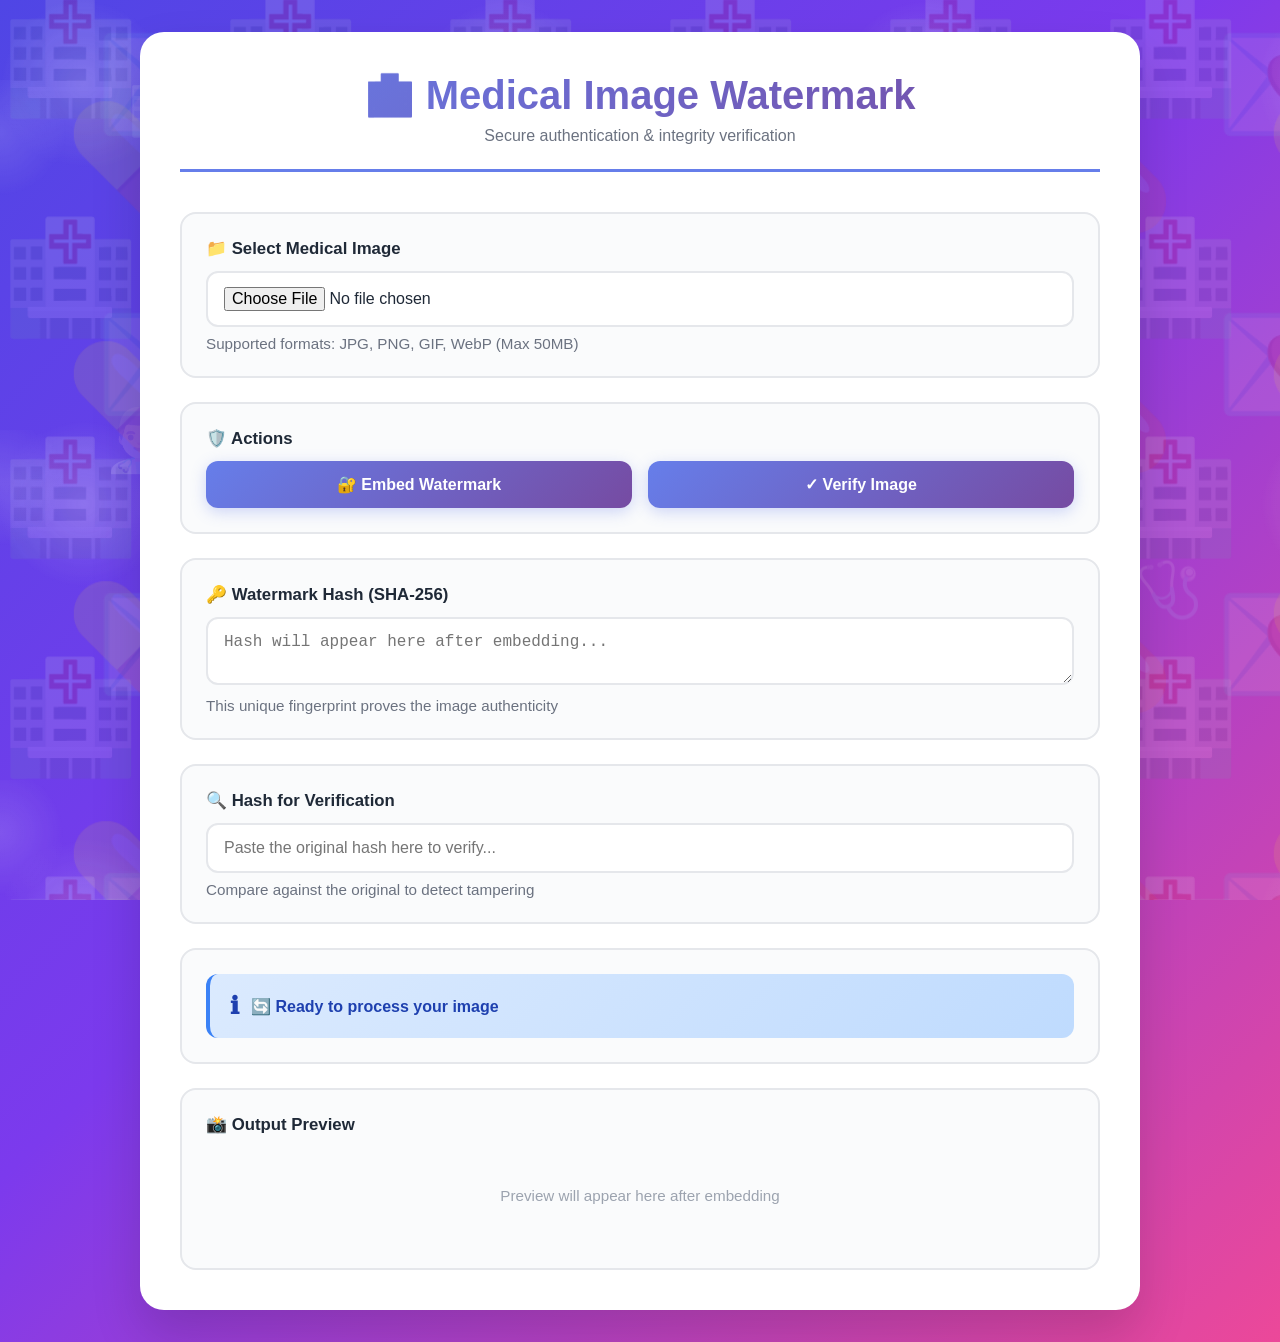
<file: frontend/index.html>
<!DOCTYPE html>
<html lang="en">
<head>
  <meta charset="UTF-8" />
  <meta name="viewport" content="width=device-width, initial-scale=1.0" />
  <title>Medical Image Watermark Demo</title>
  <style>
    * { margin: 0; padding: 0; box-sizing: border-box; }
    
    body { 
      font-family: 'Segoe UI', Tahoma, Geneva, Verdana, sans-serif; 
      background: linear-gradient(135deg, #4f46e5 0%, #7c3aed 45%, #ec4899 100%);
      color: #1f2937; 
      padding: 32px 24px;
      min-height: 100vh;
      position: relative;
      overflow-x: hidden;
    }
    
    /* Animated medical background layer */
    body::before {
      content: "";
      position: fixed;
      top: 0;
      left: 0;
      width: 100%;
      height: 100%;
      background-image:
        radial-gradient(circle at 20% 20%, rgba(255,255,255,0.18), transparent 18%),
        radial-gradient(circle at 80% 15%, rgba(255,255,255,0.14), transparent 16%),
        radial-gradient(circle at 50% 80%, rgba(255,255,255,0.1), transparent 20%),
        url("data:image/svg+xml,%3Csvg xmlns='http://www.w3.org/2000/svg' viewBox='0 0 100 100'%3E%3Ctext x='50' y='50' font-size='50' text-anchor='middle' dominant-baseline='middle' fill='rgba(255,255,255,0.15)'%3E%F0%9F%8F%A5%3C/text%3E%3C/svg%3E"),
        url("data:image/svg+xml,%3Csvg xmlns='http://www.w3.org/2000/svg' viewBox='0 0 100 100'%3E%3Ctext x='50' y='50' font-size='50' text-anchor='middle' dominant-baseline='middle' fill='rgba(255,255,255,0.12)'%3E%F0%9F%92%8A%3C/text%3E%3C/svg%3E"),
        url("data:image/svg+xml,%3Csvg xmlns='http://www.w3.org/2000/svg' viewBox='0 0 100 100'%3E%3Ctext x='50' y='50' font-size='50' text-anchor='middle' dominant-baseline='middle' fill='rgba(255,255,255,0.12)'%3E%F0%9F%92%8C%3C/text%3E%3C/svg%3E");
      background-size: 420px 420px, 350px 350px, 300px 300px, 220px 220px, 240px 240px, 280px 280px;
      background-position: 0 0, 70px 80px, 40px 260px, 180px 180px, 260px 60px, 320px 240px;
      background-repeat: repeat;
      animation: driftBackground 35s linear infinite;
      z-index: 0;
      opacity: 0.9;
      filter: blur(0.3px);
    }
    
    @keyframes driftBackground {
      0% { transform: translate(0, 0); }
      50% { transform: translate(-50px, -40px); }
      100% { transform: translate(0, 0); }
    }
    
    
    /* Floating particles */
    .bg-particle {
      position: fixed;
      opacity: 0.14;
      pointer-events: none;
      z-index: 0;
      animation: float 8s ease-in-out infinite;
      mix-blend-mode: screen;
      user-select: none;
    }
    
    @keyframes float {
      0%, 100% {
        transform: translate(0, 0) rotate(0deg);
      }
      25% {
        transform: translate(20px, -18px) rotate(25deg);
      }
      50% {
        transform: translate(-12px, -36px) rotate(-12deg);
      }
      75% {
        transform: translate(10px, -18px) rotate(18deg);
      }
    }
    
    .bg-particle:nth-child(1) { top: 8%; left: 10%; animation-delay: 0s; font-size: 3.6rem; }
    .bg-particle:nth-child(2) { top: 18%; right: 12%; animation-delay: 1s; font-size: 2.8rem; }
    .bg-particle:nth-child(3) { top: 45%; left: 8%; animation-delay: 2s; font-size: 3.8rem; }
    .bg-particle:nth-child(4) { bottom: 14%; right: 10%; animation-delay: 3s; font-size: 3.2rem; }
    .bg-particle:nth-child(5) { top: 62%; right: 6%; animation-delay: 1.7s; font-size: 3.4rem; }
    .bg-particle:nth-child(6) { bottom: 28%; left: 14%; animation-delay: 2.4s; font-size: 2.9rem; }
    .bg-particle:nth-child(7) { top: 34%; left: 52%; animation-delay: 0.5s; font-size: 3.3rem; }
    .bg-particle:nth-child(8) { bottom: 22%; right: 48%; animation-delay: 3.3s; font-size: 3rem; }
    
    .container { 
      max-width: 1000px; 
      margin: 0 auto; 
      background: #ffffff; 
      border-radius: 24px; 
      box-shadow: 0 25px 50px rgba(0, 0, 0, 0.15);
      padding: 40px;
      overflow: hidden;
      position: relative;
      z-index: 1;
    }
    
    .header {
      text-align: center;
      margin-bottom: 40px;
      border-bottom: 3px solid #667eea;
      padding-bottom: 24px;
    }
    
    h1 { 
      font-size: 2.5rem;
      font-weight: 700;
      background: linear-gradient(135deg, #667eea 0%, #764ba2 100%);
      -webkit-background-clip: text;
      -webkit-text-fill-color: transparent;
      background-clip: text;
      margin-bottom: 8px;
    }
    
    .subtitle {
      color: #6b7280;
      font-size: 1rem;
    }
    
    .grid { display: grid; gap: 24px; }
    
    .card { 
      padding: 24px; 
      border: 2px solid #e5e7eb;
      border-radius: 16px; 
      background: #fafbfc;
      transition: all 0.3s ease;
    }
    
    .card:hover {
      border-color: #667eea;
      box-shadow: 0 10px 25px rgba(102, 126, 234, 0.1);
    }
    
    .card.success {
      background: #f0fdf4;
      border-color: #22c55e;
    }
    
    .card.error {
      background: #fef2f2;
      border-color: #ef4444;
    }
    
    button { 
      background: linear-gradient(135deg, #667eea 0%, #764ba2 100%);
      color: white; 
      border: none; 
      border-radius: 12px; 
      padding: 14px 28px; 
      cursor: pointer; 
      font-size: 1rem;
      font-weight: 600;
      transition: all 0.3s ease;
      box-shadow: 0 4px 15px rgba(102, 126, 234, 0.3);
    }
    
    button:hover { 
      transform: translateY(-2px);
      box-shadow: 0 8px 25px rgba(102, 126, 234, 0.4);
    }
    
    button:active {
      transform: translateY(0);
    }
    
    label { 
      display: block; 
      margin-bottom: 12px; 
      font-weight: 700;
      color: #1f2937;
      font-size: 1.05rem;
    }
    
    input[type=file], input[type=text], textarea { 
      width: 100%; 
      padding: 14px 16px; 
      border: 2px solid #e5e7eb; 
      border-radius: 12px; 
      background: #ffffff;
      font-size: 1rem;
      transition: border-color 0.3s ease;
    }
    
    input[type=file]:focus, input[type=text]:focus, textarea:focus {
      outline: none;
      border-color: #667eea;
      box-shadow: 0 0 0 3px rgba(102, 126, 234, 0.1);
    }
    
    textarea {
      font-family: 'Courier New', monospace;
      resize: vertical;
    }
    
    .file-input-label {
      display: inline-block;
      padding: 12px 24px;
      background: #f3f4f6;
      border-radius: 12px;
      cursor: pointer;
      transition: all 0.3s ease;
      border: 2px solid #e5e7eb;
      font-weight: 600;
    }
    
    .file-input-label:hover {
      background: #e5e7eb;
      border-color: #667eea;
    }
    
    #preview { 
      max-width: 100%; 
      border-radius: 16px; 
      margin-top: 16px; 
      border: 2px solid #e5e7eb;
      box-shadow: 0 10px 30px rgba(0, 0, 0, 0.1);
      transition: transform 0.3s ease;
    }
    
    #preview:hover {
      transform: scale(1.02);
    }
    
    .status { 
      padding: 18px 20px; 
      border-radius: 12px; 
      background: linear-gradient(135deg, #dbeafe 0%, #bfdbfe 100%);
      color: #1e40af;
      font-weight: 600;
      display: flex;
      align-items: center;
      gap: 12px;
      border-left: 4px solid #3b82f6;
      animation: slideIn 0.3s ease;
    }
    
    .status::before {
      content: "ℹ";
      font-size: 1.5rem;
    }
    
    .status.tampered { 
      background: linear-gradient(135deg, #fee2e2 0%, #fecaca 100%);
      color: #991b1b;
      border-left-color: #dc2626;
    }
    
    .status.tampered::before {
      content: "⚠";
    }
    
    .status.success {
      background: linear-gradient(135deg, #dcfce7 0%, #bbf7d0 100%);
      color: #15803d;
      border-left-color: #22c55e;
    }
    
    .status.success::before {
      content: "✓";
    }
    
    @keyframes slideIn {
      from {
        opacity: 0;
        transform: translateY(-10px);
      }
      to {
        opacity: 1;
        transform: translateY(0);
      }
    }
    
    .small { 
      font-size: 0.95rem; 
      color: #6b7280;
      margin-top: 8px;
    }
    
    .inline { 
      display: grid; 
      grid-template-columns: 1fr 1fr; 
      gap: 16px;
    }
    
    .upload-info {
      display: inline-block;
      margin-left: 12px;
      padding: 4px 12px;
      background: #dbeafe;
      color: #1e40af;
      border-radius: 8px;
      font-weight: 600;
      font-size: 0.9rem;
    }
    
    @media (max-width: 600px) {
      .container {
        padding: 24px;
      }
      
      h1 {
        font-size: 1.8rem;
      }
      
      .inline {
        grid-template-columns: 1fr;
      }
    }
  </style>
</head>
<body>
  <!-- Floating medical particles -->
  <div class="bg-particle">🏥</div>
  <div class="bg-particle">💊</div>
  <div class="bg-particle">👨‍⚕️</div>
  <div class="bg-particle">⚕️</div>
  <div class="bg-particle">🩺</div>
  <div class="bg-particle">💉</div>
  <div class="bg-particle">👩‍⚕️</div>
  <div class="bg-particle">❤️</div>
  
  <div class="container">
    <div class="header">
      <h1>🏥 Medical Image Watermark</h1>
      <p class="subtitle">Secure authentication & integrity verification</p>
    </div>

    <div class="grid">
      <div class="card">
        <label for="imageFile">📁 Select Medical Image</label>
        <input id="imageFile" type="file" accept="image/*" />
        <p class="small">Supported formats: JPG, PNG, GIF, WebP (Max 50MB)</p>
      </div>

      <div class="card">
        <label>🛡️ Actions</label>
        <div class="inline">
          <button id="embedBtn">
            🔐 Embed Watermark
          </button>
          <button id="verifyBtn">
            ✓ Verify Image
          </button>
        </div>
      </div>

      <div class="card">
        <label for="hashValue">🔑 Watermark Hash (SHA-256)</label>
        <textarea id="hashValue" rows="2" readonly placeholder="Hash will appear here after embedding..."></textarea>
        <p class="small">This unique fingerprint proves the image authenticity</p>
      </div>

      <div class="card">
        <label for="hashInput">🔍 Hash for Verification</label>
        <input id="hashInput" type="text" placeholder="Paste the original hash here to verify..." />
        <p class="small">Compare against the original to detect tampering</p>
      </div>

      <div class="card" id="statusCard">
        <div id="status" class="status">🔄 Ready to process your image</div>
      </div>

      <div class="card">
        <label>📸 Output Preview</label>
        <img id="preview" alt="Processing..." style="display: none;" />
        <p id="noPreview" class="small" style="color: #9ca3af; text-align: center; padding: 40px 20px;">Preview will appear here after embedding</p>
      </div>
    </div>
  </div>

  <script>
    const apiBase = "http://127.0.0.1:8000";
    const imageFile = document.getElementById("imageFile");
    const embedBtn = document.getElementById("embedBtn");
    const verifyBtn = document.getElementById("verifyBtn");
    const status = document.getElementById("status");
    const statusCard = document.getElementById("statusCard");
    const hashValue = document.getElementById("hashValue");
    const hashInput = document.getElementById("hashInput");
    const preview = document.getElementById("preview");
    const noPreview = document.getElementById("noPreview");

    function setStatus(message, type = "info") {
      status.textContent = message;
      status.className = "status";
      
      if (type === "tampered") {
        status.classList.add("tampered");
        statusCard.classList.remove("success");
        statusCard.classList.add("error");
      } else if (type === "success") {
        status.classList.add("success");
        statusCard.classList.add("success");
        statusCard.classList.remove("error");
      } else {
        statusCard.classList.remove("success", "error");
      }
    }

    async function sendFile(endpoint, payload) {
      const response = await fetch(`${apiBase}${endpoint}`, {
        method: "POST",
        body: payload,
      });
      if (!response.ok) {
        const error = await response.json().catch(() => null);
        throw new Error(error?.detail || "Server request failed.");
      }
      return response.json();
    }

    embedBtn.addEventListener("click", async () => {
      if (!imageFile.files.length) {
        setStatus("⚠️ Please select an image first.");
        return;
      }
      setStatus("⏳ Processing... Adding watermark...");
      const form = new FormData();
      form.append("file", imageFile.files[0]);

      try {
        const data = await sendFile("/embed", form);
        hashValue.value = data.hash;
        hashInput.value = data.hash;
        preview.src = `${apiBase}${data.output_url}`;
        preview.style.display = "block";
        noPreview.style.display = "none";
        setStatus("✓ Watermark embedded successfully! Hash copied.", "success");
      } catch (error) {
        setStatus(`❌ Error: ${error.message || "Embedding failed."}`);
      }
    });

    verifyBtn.addEventListener("click", async () => {
      if (!imageFile.files.length) {
        setStatus("⚠️ Please select an image to verify.");
        return;
      }
      const referenceHash = hashInput.value.trim();
      if (!referenceHash) {
        setStatus("⚠️ Enter the reference hash before verification.");
        return;
      }
      setStatus("⏳ Verifying... Checking authenticity...");
      const form = new FormData();
      form.append("file", imageFile.files[0]);
      form.append("reference_hash", referenceHash);

      try {
        const data = await sendFile("/verify", form);
        if (data.authentic) {
          setStatus("✓ Authentic image verified successfully!", "success");
          preview.style.display = "none";
          noPreview.style.display = "block";
        } else {
          setStatus("⚠️ Tampered image detected - integrity compromised!", "tampered");
          preview.style.display = "none";
          noPreview.style.display = "block";
        }
      } catch (error) {
        setStatus(`❌ Error: ${error.message || "Verification failed."}`);
      }
    });
  </script>
</body>
</html>
</file>
